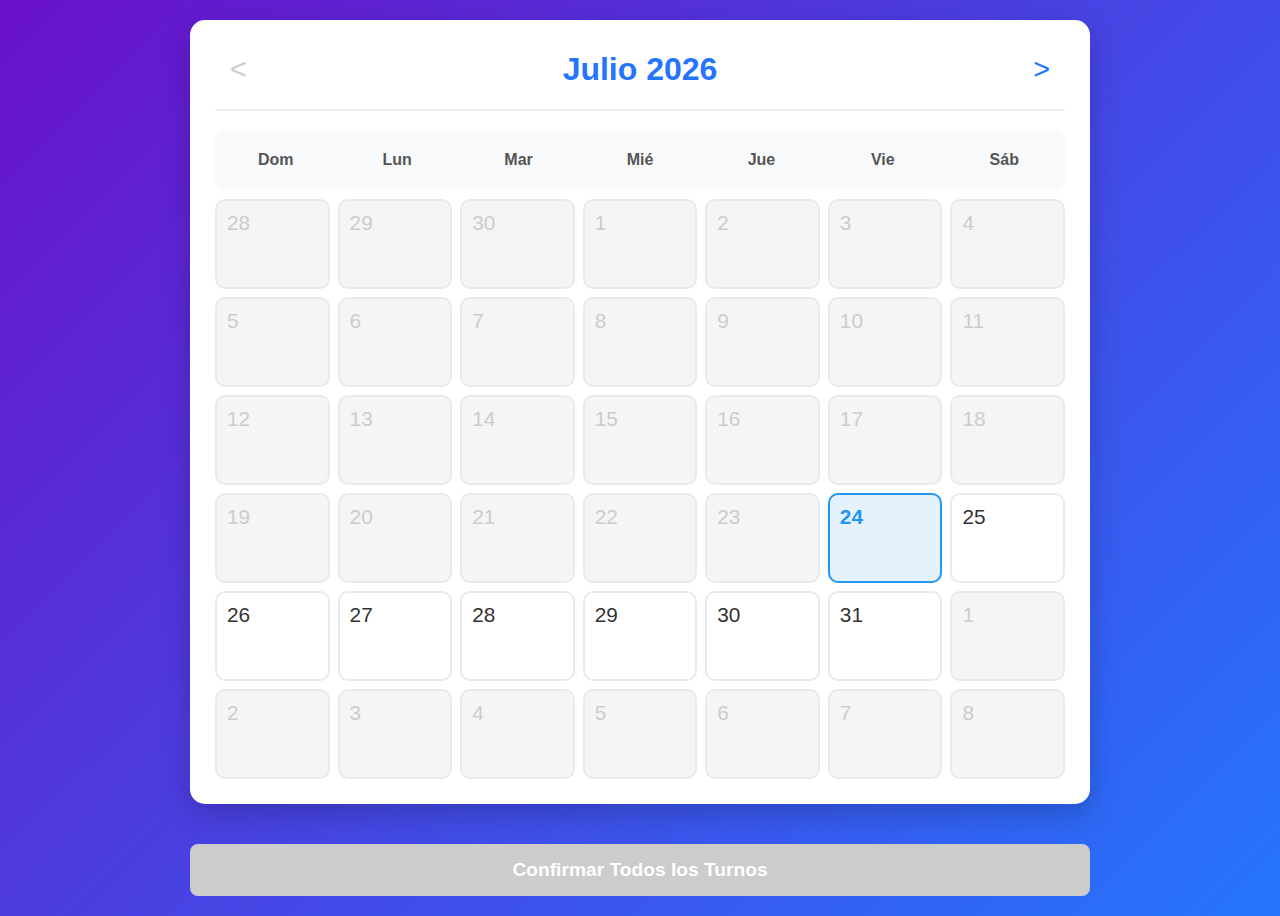
<file: index.html>
<!DOCTYPE html>
<html lang="es">
<head>
    <meta charset="UTF-8">
    <meta name="viewport" content="width=device-width, initial-scale=1.0">
    <title>Calendario de Turnos</title>
    <style>
        * {
            box-sizing: border-box;
            margin: 0;
            padding: 0;
            font-family: 'Segoe UI', Tahoma, Geneva, Verdana, sans-serif;
        }
        
        body {
            display: flex;
            flex-direction: column;
            align-items: center;
            justify-content: center;
            min-height: 100vh;
            background: linear-gradient(135deg, #6a11cb 0%, #2575fc 100%);
            padding: 20px;
            color: #333;
        }
        
        .container {
            width: 100%;
            max-width: 900px;
            background-color: white;
            border-radius: 15px;
            box-shadow: 0 10px 30px rgba(0, 0, 0, 0.2);
            padding: 25px;
            margin-bottom: 20px;
            position: relative;
        }
        
        .header {
            display: flex;
            justify-content: space-between;
            align-items: center;
            margin-bottom: 20px;
            padding-bottom: 15px;
            border-bottom: 2px solid #f0f0f0;
        }
        
        .month-nav {
            background: none;
            border: none;
            font-size: 1.8rem;
            cursor: pointer;
            color: #2575fc;
            padding: 8px 15px;
            border-radius: 8px;
            transition: all 0.3s;
        }
        
        .month-nav:hover:not(:disabled) {
            background-color: #f0f5ff;
            transform: scale(1.1);
        }
        
        .month-nav:disabled {
            color: #ccc;
            cursor: not-allowed;
        }
        
        .month-title {
            font-size: 2rem;
            font-weight: 600;
            color: #2575fc;
            text-align: center;
        }
        
        .weekdays {
            display: grid;
            grid-template-columns: repeat(7, 1fr);
            text-align: center;
            font-weight: bold;
            margin-bottom: 10px;
            color: #555;
            background-color: #f8f9fa;
            border-radius: 8px;
            padding: 10px 0;
        }
        
        .weekday {
            padding: 10px;
        }
        
        .calendar {
            display: grid;
            grid-template-columns: repeat(7, 1fr);
            gap: 8px;
        }
        
        .date-cell {
            height: 90px;
            padding: 10px;
            border: 2px solid #eaeaea;
            border-radius: 10px;
            background-color: #fff;
            cursor: pointer;
            transition: all 0.2s;
            display: flex;
            flex-direction: column;
            overflow: hidden;
            position: relative;
        }
        
        .date-cell:hover:not(.disabled):not(.selected) {
            background-color: #f0f7ff;
            border-color: #2575fc;
            transform: translateY(-3px);
            box-shadow: 0 5px 15px rgba(37, 117, 252, 0.2);
        }
        
        .date-number {
            font-size: 1.3rem;
            font-weight: 500;
            margin-bottom: 5px;
        }
        
        .other-month {
            color: #ccc;
            background-color: #f8f8f8;
        }
        
        .today {
            background-color: #e3f2fd;
            border: 2px solid #2196f3;
        }
        
        .today .date-number {
            color: #2196f3;
            font-weight: bold;
        }
        
        .disabled {
            background-color: #f5f5f5;
            color: #ccc;
            cursor: not-allowed;
        }
        
        .disabled .date-number {
            color: #ccc;
        }
        
        .selected {
            background-color: #2575fc;
            color: white;
            border-color: #1c5dc1;
            z-index: 10;
        }
        
        .selected .date-number {
            color: white;
        }
        
        .turnos-flotante {
            display: none;
            position: absolute;
            background: white;
            border-radius: 10px;
            box-shadow: 0 5px 25px rgba(0, 0, 0, 0.2);
            padding: 15px;
            width: 250px;
            z-index: 100;
            border: 2px solid #2575fc;
        }
        
        .turnos-header {
            display: flex;
            justify-content: space-between;
            align-items: center;
            margin-bottom: 15px;
            padding-bottom: 10px;
            border-bottom: 1px solid #eee;
        }
        
        .turnos-title {
            font-size: 1.1rem;
            font-weight: 600;
            color: #2575fc;
        }
        
        .close-turnos {
            background: none;
            border: none;
            font-size: 1.2rem;
            cursor: pointer;
            color: #999;
        }
        
        .turnos-list {
            max-height: 200px;
            overflow-y: auto;
            margin-bottom: 15px;
        }
        
        .turno-item {
            display: flex;
            align-items: center;
            padding: 8px 5px;
            border-bottom: 1px solid #f5f5f5;
        }
        
        .turno-item:last-child {
            border-bottom: none;
        }
        
        .turno-item input {
            margin-right: 10px;
            cursor: pointer;
        }
        
        .turno-item label {
            cursor: pointer;
            font-size: 0.95rem;
        }
        
        .submit-turnos {
            width: 100%;
            padding: 10px;
            background: linear-gradient(135deg, #6a11cb 0%, #2575fc 100%);
            color: white;
            border: none;
            border-radius: 5px;
            font-weight: 600;
            cursor: pointer;
            transition: all 0.3s;
        }
        
        .submit-turnos:hover:not(:disabled) {
            transform: translateY(-2px);
            box-shadow: 0 3px 10px rgba(37, 117, 252, 0.3);
        }
        
        .submit-turnos:disabled {
            background: #ccc;
            cursor: not-allowed;
        }
        
        .submit-global {
            display: block;
            width: 100%;
            max-width: 900px;
            padding: 15px;
            background: linear-gradient(135deg, #4CAF50 0%, #2E7D32 100%);
            color: white;
            border: none;
            border-radius: 8px;
            font-size: 1.2rem;
            font-weight: 600;
            cursor: pointer;
            margin-top: 20px;
            transition: all 0.3s;
        }
        
        .submit-global:hover:not(:disabled) {
            transform: translateY(-2px);
            box-shadow: 0 5px 15px rgba(46, 125, 50, 0.4);
        }
        
        .submit-global:disabled {
            background: #ccc;
            cursor: not-allowed;
        }
        
        @media (max-width: 768px) {
            .date-cell {
                height: 70px;
                padding: 8px;
            }
            
            .date-number {
                font-size: 1.1rem;
            }
            
            .month-title {
                font-size: 1.6rem;
            }
            
            .turnos-flotante {
                width: 220px;
                left: 50% !important;
                transform: translateX(-50%);
                top: 120px !important;
            }
        }
    </style>
</head>
<body>
    <div class="container">
        <div class="header">
            <button class="month-nav" id="prev-month" disabled>&lt;</button>
            <h1 class="month-title" id="current-month">Mes y Año</h1>
            <button class="month-nav" id="next-month">&gt;</button>
        </div>
        
        <div class="weekdays">
            <div class="weekday">Dom</div>
            <div class="weekday">Lun</div>
            <div class="weekday">Mar</div>
            <div class="weekday">Mié</div>
            <div class="weekday">Jue</div>
            <div class="weekday">Vie</div>
            <div class="weekday">Sáb</div>
        </div>
        
        <div class="calendar" id="calendar-grid">
            <!-- El calendario se generará con JavaScript -->
        </div>
        
        <div class="turnos-flotante" id="turnos-box">
            <div class="turnos-header">
                <div class="turnos-title" id="turnos-date">Fecha</div>
                <button class="close-turnos" id="close-turnos">&times;</button>
            </div>
            <div class="turnos-list" id="turnos-list">
                <!-- Los turnos se generarán dinámicamente -->
            </div>
            <button class="submit-turnos" id="submit-turnos">Guardar</button>
        </div>
    </div>
    
    <button class="submit-global" id="submit-global" disabled>Confirmar Todos los Turnos</button>

    <script>
        document.addEventListener('DOMContentLoaded', function() {
            // Variables globales
            let currentDate = new Date();
            let currentMonth = currentDate.getMonth();
            let currentYear = currentDate.getFullYear();
            let selectedDate = null;
            let allSelectedSlots = {}; // Almacenará todos los turnos seleccionados por fecha
            
            // Elementos del DOM
            const calendarGrid = document.getElementById('calendar-grid');
            const monthTitle = document.getElementById('current-month');
            const prevMonthBtn = document.getElementById('prev-month');
            const nextMonthBtn = document.getElementById('next-month');
            const turnosBox = document.getElementById('turnos-box');
            const turnosDate = document.getElementById('turnos-date');
            const turnosList = document.getElementById('turnos-list');
            const submitTurnosBtn = document.getElementById('submit-turnos');
            const closeTurnosBtn = document.getElementById('close-turnos');
            const submitGlobalBtn = document.getElementById('submit-global');
            
            // Nombres de los meses
            const monthNames = [
                "Enero", "Febrero", "Marzo", "Abril", "Mayo", "Junio",
                "Julio", "Agosto", "Septiembre", "Octubre", "Noviembre", "Diciembre"
            ];
            
            // Días de la semana
            const dayNames = ["Domingo", "Lunes", "Martes", "Miércoles", "Jueves", "Viernes", "Sábado"];
            
            // Horarios disponibles
            const timeSlots = [
                "08:00 - 09:00", "09:00 - 10:00", "10:00 - 11:00", 
                "11:00 - 12:00", "12:00 - 13:00", "13:00 - 14:00",
                "15:00 - 16:00", "16:00 - 17:00", "17:00 - 18:00"
            ];
            
            // Inicializar el calendario
            function initCalendar() {
                updateMonthTitle();
                generateCalendar();
                loadSelectionsFromStorage();
                setupEventListeners();
                updateGlobalSubmitButton();
            }
            
            // Actualizar el título del mes y año
            function updateMonthTitle() {
                monthTitle.textContent = `${monthNames[currentMonth]} ${currentYear}`;
            }
            
            // Generar el calendario
            function generateCalendar() {
                // Limpiar el calendario existente
                calendarGrid.innerHTML = '';
                
                // Obtener el primer día del mes y el número de días
                const firstDay = new Date(currentYear, currentMonth, 1);
                const lastDay = new Date(currentYear, currentMonth + 1, 0);
                const daysInMonth = lastDay.getDate();
                
                // Día de la semana del primer día (0 = Domingo, 1 = Lunes, etc.)
                let firstDayIndex = firstDay.getDay();
                
                // Días del mes anterior para completar la primera semana
                const prevMonthLastDay = new Date(currentYear, currentMonth, 0).getDate();
                
                // Generar días del mes anterior (deshabilitados)
                for (let i = firstDayIndex; i > 0; i--) {
                    const day = prevMonthLastDay - i + 1;
                    const date = new Date(currentYear, currentMonth - 1, day);
                    const dateId = formatDateId(date);
                    
                    const dateCell = createDateCell(day, dateId, true, true);
                    calendarGrid.appendChild(dateCell);
                }
                
                // Generar días del mes actual
                const today = new Date();
                for (let i = 1; i <= daysInMonth; i++) {
                    const date = new Date(currentYear, currentMonth, i);
                    const dateId = formatDateId(date);
                    
                    const isToday = 
                        i === today.getDate() && 
                        currentMonth === today.getMonth() && 
                        currentYear === today.getFullYear();
                    
                    // Deshabilitar días pasados
                    const isDisabled = date < today && !isToday;
                    
                    const dateCell = createDateCell(i, dateId, false, isDisabled, isToday);
                    
                    // Añadir indicador si hay turnos seleccionados para esta fecha
                    if (allSelectedSlots[dateId] && allSelectedSlots[dateId].length > 0) {
                        addSelectionIndicator(dateCell, allSelectedSlots[dateId].length);
                    }
                    
                    calendarGrid.appendChild(dateCell);
                }
                
                // Calcular días restantes para completar la última semana
                const totalCells = 42; // 6 semanas * 7 días
                const remainingCells = totalCells - (firstDayIndex + daysInMonth);
                
                // Generar días del próximo mes (deshabilitados inicialmente)
                for (let i = 1; i <= remainingCells; i++) {
                    const date = new Date(currentYear, currentMonth + 1, i);
                    const dateId = formatDateId(date);
                    
                    const dateCell = createDateCell(i, dateId, true, true);
                    calendarGrid.appendChild(dateCell);
                }
                
                // Actualizar estado del botón de mes anterior
                updatePrevButtonState();
            }
            
            // Crear una celda de fecha
            function createDateCell(day, dateId, isOtherMonth, isDisabled = false, isToday = false) {
                const dateCell = document.createElement('div');
                dateCell.className = 'date-cell';
                if (isOtherMonth) dateCell.classList.add('other-month');
                if (isToday) dateCell.classList.add('today');
                if (isDisabled) dateCell.classList.add('disabled');
                dateCell.id = `cell-${dateId}`;
                dateCell.setAttribute('data-date', dateId);
                
                const dateNumber = document.createElement('div');
                dateNumber.className = 'date-number';
                dateNumber.textContent = day;
                
                dateCell.appendChild(dateNumber);
                
                // Solo agregar evento si no está deshabilitado
                if (!isDisabled) {
                    dateCell.addEventListener('click', function() {
                        selectDate(dateId, this);
                    });
                }
                
                return dateCell;
            }
            
            // Añadir indicador de selección a una celda
            function addSelectionIndicator(dateCell, count) {
                // Eliminar indicador existente si hay
                const existingIndicator = dateCell.querySelector('.selection-indicator');
                if (existingIndicator) {
                    dateCell.removeChild(existingIndicator);
                }
                
                const indicator = document.createElement('div');
                indicator.className = 'selection-indicator';
                indicator.style.cssText = `
                    position: absolute;
                    bottom: 5px;
                    right: 5px;
                    width: 20px;
                    height: 20px;
                    background-color: #4CAF50;
                    color: white;
                    border-radius: 50%;
                    display: flex;
                    align-items: center;
                    justify-content: center;
                    font-size: 0.8rem;
                    font-weight: bold;
                `;
                indicator.textContent = count;
                
                dateCell.appendChild(indicator);
            }
            
            // Formatear ID de fecha como YYYY-MM-DD
            function formatDateId(date) {
                const year = date.getFullYear();
                const month = (date.getMonth() + 1).toString().padStart(2, '0');
                const day = date.getDate().toString().padStart(2, '0');
                return `${year}-${month}-${day}`;
            }
            
            // Seleccionar una fecha
            function selectDate(dateId, cellElement) {
                // Quitar selección anterior
                if (selectedDate) {
                    const prevSelected = document.getElementById(`cell-${selectedDate}`);
                    if (prevSelected) {
                        prevSelected.classList.remove('selected');
                    }
                }
                
                // Marcar nueva selección
                selectedDate = dateId;
                cellElement.classList.add('selected');
                
                // Mostrar el cuadro de turnos junto a la celda
                showTurnosBox(dateId, cellElement);
            }
            
            // Mostrar el cuadro de turnos
            function showTurnosBox(dateId, cellElement) {
                // Parsear la fecha seleccionada
                const [year, month, day] = dateId.split('-');
                const dateObj = new Date(year, month - 1, day);
                const dayName = dayNames[dateObj.getDay()];
                
                // Actualizar texto de fecha seleccionada
                turnosDate.textContent = `${dayName} ${day}/${month}`;
                
                // Generar checkboxes para los turnos
                turnosList.innerHTML = '';
                
                // Obtener turnos ya seleccionados para esta fecha
                const selectedForDate = allSelectedSlots[dateId] || [];
                
                timeSlots.forEach((slot, index) => {
                    const slotId = `slot-${dateId}-${index}`;
                    const isChecked = selectedForDate.includes(slot);
                    
                    const turnoItem = document.createElement('div');
                    turnoItem.className = 'turno-item';
                    
                    const checkbox = document.createElement('input');
                    checkbox.type = 'checkbox';
                    checkbox.id = slotId;
                    checkbox.value = slot;
                    checkbox.checked = isChecked;
                    checkbox.addEventListener('change', function() {
                        updateSelectedSlots(dateId, slot, this.checked);
                    });
                    
                    const label = document.createElement('label');
                    label.htmlFor = slotId;
                    label.textContent = slot;
                    
                    turnoItem.appendChild(checkbox);
                    turnoItem.appendChild(label);
                    turnosList.appendChild(turnoItem);
                });
                
                // Posicionar el cuadro de turnos
                const rect = cellElement.getBoundingClientRect();
                const containerRect = document.querySelector('.container').getBoundingClientRect();
                
                let left = rect.right + 10;
                let top = rect.top;
                
                // Ajustar si se sale por la derecha
                if (left + 250 > containerRect.right) {
                    left = rect.left - 260;
                }
                
                // Ajustar si se sale por abajo
                if (top + turnosBox.offsetHeight > containerRect.bottom) {
                    top = containerRect.bottom - turnosBox.offsetHeight - 10;
                }
                
                turnosBox.style.left = `${left - containerRect.left}px`;
                turnosBox.style.top = `${top - containerRect.top}px`;
                
                // Mostrar el cuadro
                turnosBox.style.display = 'block';
            }
            
            // Ocultar el cuadro de turnos
            function hideTurnosBox() {
                turnosBox.style.display = 'none';
                
                // Quitar selección de la fecha
                if (selectedDate) {
                    const selectedCell = document.getElementById(`cell-${selectedDate}`);
                    if (selectedCell) {
                        selectedCell.classList.remove('selected');
                    }
                    selectedDate = null;
                }
            }
            
            // Actualizar los turnos seleccionados para una fecha
            function updateSelectedSlots(dateId, slot, isSelected) {
                if (!allSelectedSlots[dateId]) {
                    allSelectedSlots[dateId] = [];
                }
                
                if (isSelected) {
                    // Añadir si no está ya
                    if (!allSelectedSlots[dateId].includes(slot)) {
                        allSelectedSlots[dateId].push(slot);
                    }
                } else {
                    // Quitar si está
                    allSelectedSlots[dateId] = allSelectedSlots[dateId].filter(s => s !== slot);
                }
                
                // Actualizar indicador en la celda
                const cell = document.getElementById(`cell-${dateId}`);
                if (cell) {
                    if (allSelectedSlots[dateId].length > 0) {
                        addSelectionIndicator(cell, allSelectedSlots[dateId].length);
                    } else {
                        const indicator = cell.querySelector('.selection-indicator');
                        if (indicator) {
                            cell.removeChild(indicator);
                        }
                    }
                }
                
                // Guardar en almacenamiento
                saveSelectionsToStorage();
                
                // Actualizar botón de envío global
                updateGlobalSubmitButton();
            }
            
            // Actualizar estado del botón de envío global
            function updateGlobalSubmitButton() {
                const hasSelections = Object.keys(allSelectedSlots).some(date => allSelectedSlots[date].length > 0);
                submitGlobalBtn.disabled = !hasSelections;
            }
            
            // Actualizar estado del botón de mes anterior
            function updatePrevButtonState() {
                const today = new Date();
                const current = new Date(currentYear, currentMonth, 1);
                
                // Deshabilitar si estamos en el mes actual o anterior
                prevMonthBtn.disabled = current.getMonth() <= today.getMonth() && 
                                      current.getFullYear() <= today.getFullYear();
            }
            
            // Guardar selecciones en localStorage
            function saveSelectionsToStorage() {
                localStorage.setItem('selectedTurnos', JSON.stringify(allSelectedSlots));
            }
            
            // Cargar selecciones desde localStorage
            function loadSelectionsFromStorage() {
                const storedSelections = localStorage.getItem('selectedTurnos');
                if (storedSelections) {
                    allSelectedSlots = JSON.parse(storedSelections);
                }
            }
            
            // Enviar todos los turnos seleccionados
            function submitAllTurnos() {
                // Crear formulario dinámico
                const form = document.createElement('form');
                form.method = 'POST';
                form.action = 'turnos.php';
                
                // Campos para cada fecha y sus turnos
                Object.keys(allSelectedSlots).forEach(date => {
                    if (allSelectedSlots[date].length > 0) {
                        // Campo para la fecha
                        const dateInput = document.createElement('input');
                        dateInput.type = 'hidden';
                        dateInput.name = `fechas[]`;
                        dateInput.value = date;
                        form.appendChild(dateInput);
                        
                        // Campos para los turnos de esta fecha
                        allSelectedSlots[date].forEach((slot, index) => {
                            const slotInput = document.createElement('input');
                            slotInput.type = 'hidden';
                            slotInput.name = `turnos[${date}][${index}]`;
                            slotInput.value = slot;
                            form.appendChild(slotInput);
                        });
                    }
                });
                
                // Enviar formulario
                document.body.appendChild(form);
                form.submit();
            }
            
            // Configurar event listeners
            function setupEventListeners() {
                prevMonthBtn.addEventListener('click', function() {
                    if (this.disabled) return;
                    
                    currentMonth--;
                    if (currentMonth < 0) {
                        currentMonth = 11;
                        currentYear--;
                    }
                    updateMonthTitle();
                    generateCalendar();
                    hideTurnosBox();
                });
                
                nextMonthBtn.addEventListener('click', function() {
                    currentMonth++;
                    if (currentMonth > 11) {
                        currentMonth = 0;
                        currentYear++;
                    }
                    updateMonthTitle();
                    generateCalendar();
                    hideTurnosBox();
                });
                
                closeTurnosBtn.addEventListener('click', hideTurnosBox);
                
                submitGlobalBtn.addEventListener('click', submitAllTurnos);
                
                // Cerrar el cuadro de turnos al hacer clic fuera
                document.addEventListener('click', function(e) {
                    if (turnosBox.style.display === 'block' && 
                        !turnosBox.contains(e.target) && 
                        !e.target.closest('.date-cell:not(.disabled)')) {
                        hideTurnosBox();
                    }
                });
            }
            
            // Inicializar el calendario
            initCalendar();
        });
    </script>
</body>
</html>
</file>
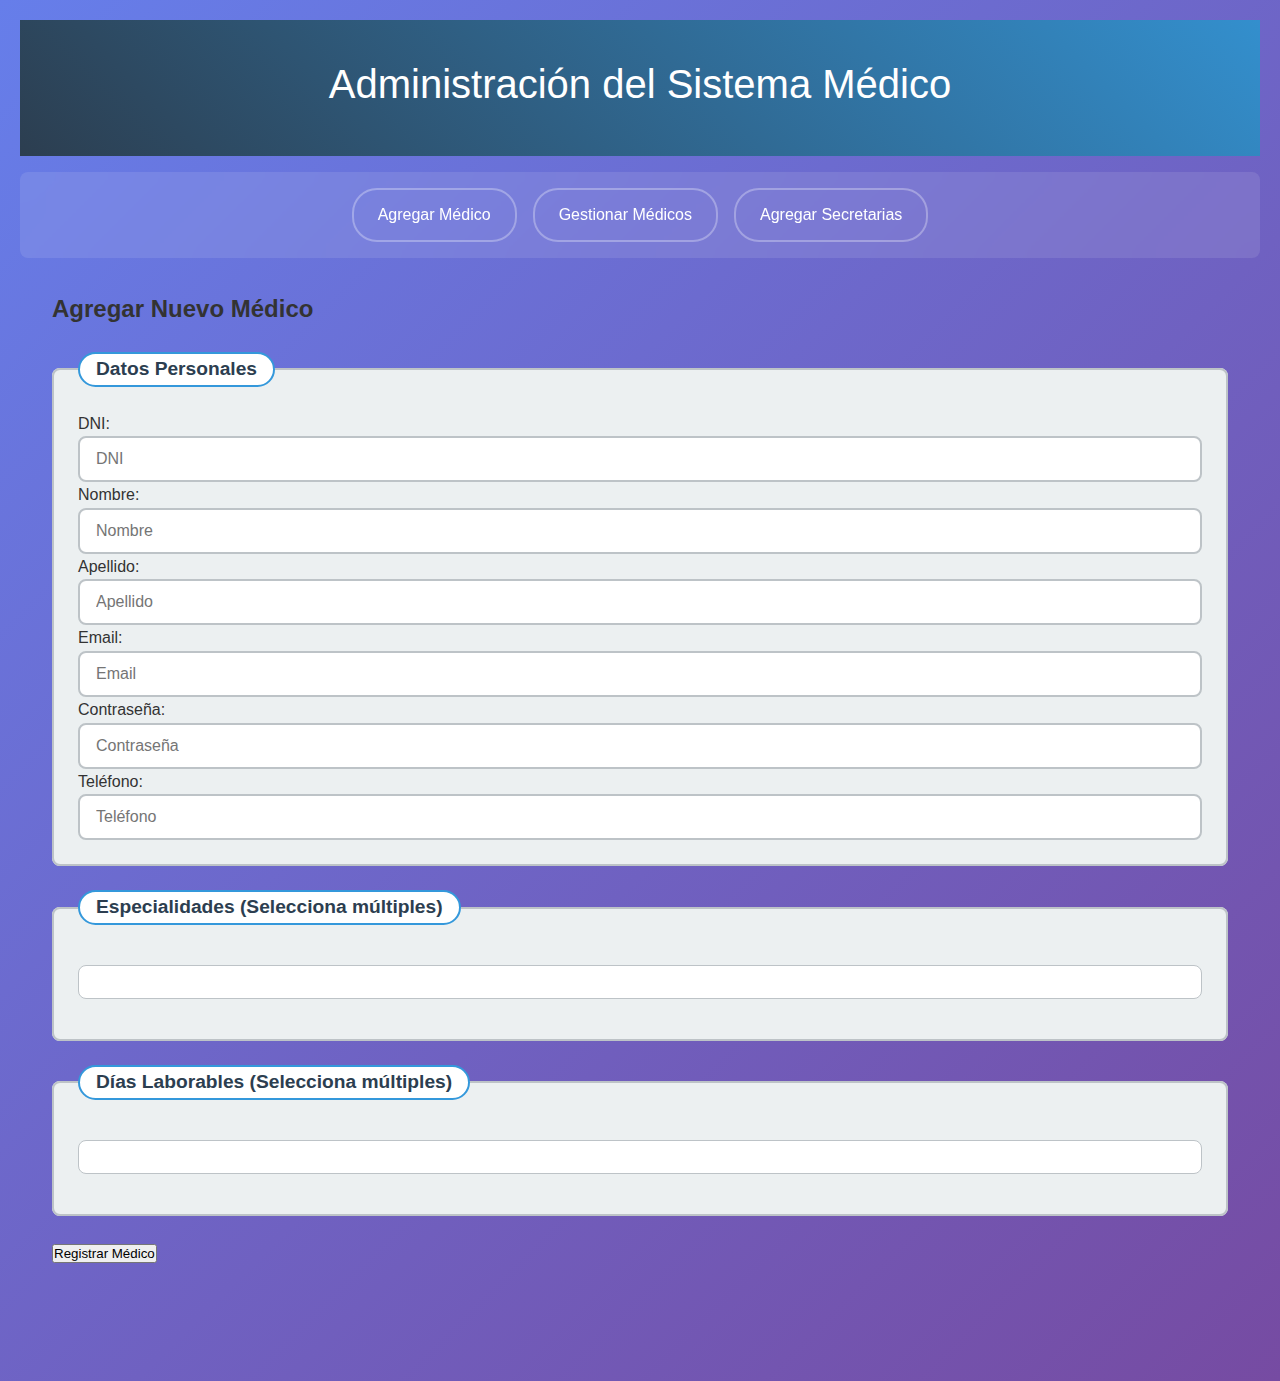
<file: vistas/administracion.html>
<!DOCTYPE html>
<html lang="es">
<head>
    <meta charset="UTF-8">
    <meta name="viewport" content="width=device-width, initial-scale=1.0">
    <title>Administración del Sistema Médico</title>
    <link rel="stylesheet" href="estilos/registro_medico.css">
    <script src="https://code.jquery.com/jquery-3.6.0.min.js"></script>
</head>
<body>
    <header>
        <h1>Administración del Sistema Médico</h1>
    </header>

    <nav class="menu-admin">
        <ul>
            <li><a href="#" onclick="mostrarSeccion('agregar-medico')">Agregar Médico</a></li>
            <li><a href="#" onclick="mostrarSeccion('gestionar-medicos')">Gestionar Médicos</a></li>
            <li><a href="#" onclick="mostrarSeccion('agregar-secretaria')">Agregar Secretarias</a></li>
        </ul>
    </nav>

    <main>
       <!-- Sección para Agregar/Editar Médico (reutilizable) -->
<div id="seccion-agregar-medico" class="seccion">
    <div id="form-container">
        <h2 id="form-titulo">Agregar Nuevo Médico</h2>
        <button type="button" id="volver-lista" onclick="mostrarSeccion('gestionar-medicos')" style="display: none;">Volver a Lista</button>
        <form id="form-registro-medico">
            <input type="hidden" id="id_medico" name="id_medico" value=""> <!-- Para modo edit -->
            <fieldset>
                <legend>Datos Personales</legend>
                <label for="dni">DNI:</label>
                <input type="text" id="dni" name="dni" placeholder="DNI" required maxlength="8">
                <br>
                <label for="nombre">Nombre:</label>
                <input type="text" id="nombre" name="nombre" placeholder="Nombre" required maxlength="50">
                <br>
                <label for="apellido">Apellido:</label>
                <input type="text" id="apellido" name="apellido" placeholder="Apellido" required maxlength="50">
                <br>
                <label for="email">Email:</label>
                <input type="email" id="email" name="email" placeholder="Email" required>
                <br>
                <label for="contrasena">Contraseña:</label>
                <input type="password" id="contrasena" name="contrasena" placeholder="Contraseña" required minlength="8">
                <br>
                <label for="telefono">Teléfono:</label>
                <input type="tel" id="telefono" name="telefono" placeholder="Teléfono" required maxlength="10">
                <br>
            </fieldset>

            <fieldset>
                <legend>Especialidades (Selecciona múltiples)</legend>
                <div id="lista-especialidades" class="checkbox-group">
                    <!-- Cargado dinámicamente -->
                </div>
            </fieldset>

            <fieldset>
                <legend>Días Laborables (Selecciona múltiples)</legend>
                <div id="lista-dias" class="checkbox-group">
                    <!-- Cargado dinámicamente -->
                </div>
            </fieldset>

            <button type="submit" id="btn-submit">Registrar Médico</button>
        </form>
        <div id="mensaje-respuesta"></div>
    </div>
</div>

<div id="seccion-gestionar-medicos" class="seccion" style="display: none;">
    <h2>Gestionar Médicos</h2>
    <button onclick="mostrarSeccion('agregar-medico'); resetForm();" style="margin-bottom: 10px;">Agregar Nuevo Médico</button>
    <div id="mensaje-tabla"></div>
    <div id="tabla-container">
        <table id="tabla-medicos">
            <thead>
                <tr>
                    <th>ID</th>
                    <th>Nombre</th>
                    <th>Apellido</th>
                    <th>Email</th>
                    <th>Teléfono</th>
                    <th>Especialidades</th>
                    <th>Días</th>
                    <th>Acciones</th>
                </tr>
            </thead>
            <tbody>
                <!-- Cargado dinámicamente via JS -->
            </tbody>
        </table>
    </div>
</div>

    <!-- Sección para Agregar Secretaria -->
<div id="seccion-agregar-secretaria" class="seccion" style="display: none;">
    <div id="form-container">
        <h2 id="form-titulo-secretaria">Agregar Nueva Secretaria</h2>
        <button type="button" id="volver-lista-secretaria" onclick="mostrarSeccion('gestionar-medicos')" style="display: none;">Volver a Lista</button>
        <form id="form-registro-secretaria">
            <input type="hidden" id="id_secretaria" name="id_secretaria" value=""> <!-- Para modo edit -->
            <fieldset>
                <legend>Datos Personales</legend>
                <label for="dni_secretaria">DNI:</label>
                <input type="text" id="dni_secretaria" name="dni" placeholder="DNI" required maxlength="8">
                <br>
                <label for="nombre_secretaria">Nombre:</label>
                <input type="text" id="nombre_secretaria" name="nombre" placeholder="Nombre" required maxlength="50">
                <br>
                <label for="apellido_secretaria">Apellido:</label>
                <input type="text" id="apellido_secretaria" name="apellido" placeholder="Apellido" required maxlength="50">
                <br>
                <label for="email_secretaria">Email:</label>
                <input type="email" id="email_secretaria" name="email" placeholder="Email" required>
                <br>
                <label for="contrasena_secretaria">Contraseña:</label>
                <input type="password" id="contrasena_secretaria" name="contrasena" placeholder="Contraseña" required minlength="8">
                <br>
                <label for="telefono_secretaria">Teléfono:</label>
                <input type="tel" id="telefono_secretaria" name="telefono" placeholder="Teléfono" required maxlength="10">
                <br>
            </fieldset>

            <button type="submit" id="btn-submit-secretaria">Registrar Secretaria</button>
        </form>
        <div id="mensaje-respuesta-secretaria"></div>
    </div>
</div>

    <script src="control_vistas/registro_medico.js"></script>
    <script src="control_vistas/gestionar_medicos.js"></script>
    <script src="control_vistas/registro_secretaria.js"></script>

    <script>
    // Función modular para mostrar secciones (MODIFICADA: No recarga checkboxes en edit)
    function mostrarSeccion(seccionId) {
        const secciones = document.querySelectorAll('.seccion');
        secciones.forEach(secc => secc.style.display = 'none');
        document.getElementById('seccion-' + seccionId).style.display = 'block';
        if (seccionId === 'agregar-secretaria'){
        } else if (seccionId === 'gestionar-medicos') {
            cargarTablaMedicos(); // Cargar tabla al mostrar
        } else if (seccionId === 'agregar-medico') {
            // Verifica si es modo edit
            const esModoEdit = $('#id_medico').val() !== '';
            if (!esModoEdit) {
                console.log('mostrarSeccion: Modo CREATE → Ejecutando resetForm() y cargando checkboxes');
                resetForm(); // Solo reset en modo agregar nuevo
                // Solo en create: Carga checkboxes (primera vez)
                if (!window.checkboxesCargados) { // Usa la flag global
                    cargarEspecialidades();
                    cargarDias();
                }
            } else {
                console.log('mostrarSeccion: Modo EDIT → Saltando reset y recarga de checkboxes (preservando marcas)');
                // En edit: No hace nada con checkboxes (lo maneja editarMedico post-llamada)
            }
        }
    }
    // Inicializa mostrando agregar-medico (modo create)
    mostrarSeccion('agregar-medico');
</script>
</body>
</html>
</file>
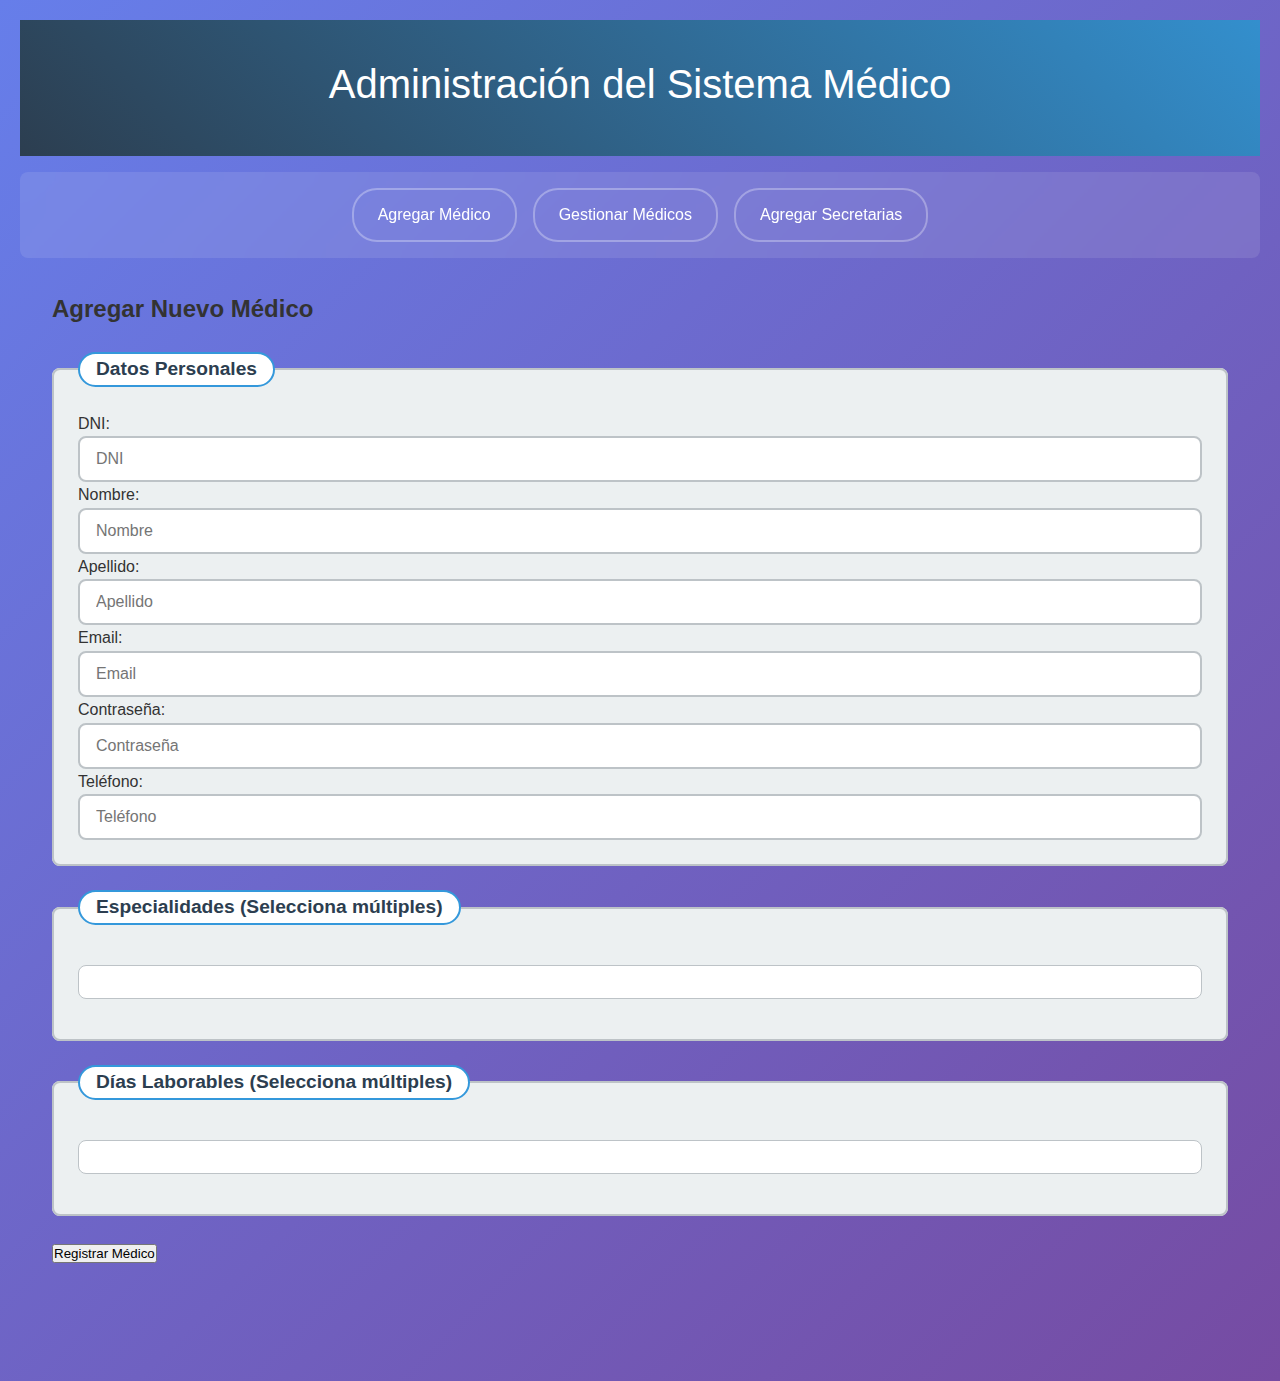
<file: vistas/agendar_turnos.html>
<!DOCTYPE html>
<html lang="es">
<head>
    <meta charset="UTF-8">
    <meta name="viewport" content="width=device-width, initial-scale=1.0">
    <title>Agendar Turnos - Sistema Médico</title>
    <link rel="stylesheet" href="estilos/registro_medico.css">
    <style>
        .contenedor-agendar {
            max-width: 800px;
            margin: 20px auto;
            padding: 20px;
            border: 1px solid #ddd;
            border-radius: 8px;
        }
        .info-medico {
            background: #f9f9f9;
            padding: 15px;
            margin-bottom: 20px;
            border-radius: 4px;
            border-left: 4px solid #3498db;
        }
        .checkbox-horas {
            display: grid;
            grid-template-columns: repeat(4, 1fr);
            gap: 8px;
            margin: 20px 0;
            max-height: 300px;
            overflow-y: auto;
            padding: 10px;
            border: 1px solid #eee;
            border-radius: 4px;
        }
        .checkbox-horas label {
            display: flex;
            align-items: center;
            font-size: 13px;
            padding: 5px;
        }
        .checkbox-horas label:hover {
            background: #f0f0f0;
        }
        .btn-crear {
            background: #28a745;
            color: white;
            padding: 12px 24px;
            border: none;
            border-radius: 4px;
            cursor: pointer;
            font-size: 16px;
            margin-right: 10px;
        }
        .btn-crear:disabled {
            background: #ccc;
            cursor: not-allowed;
        }
        .btn-cancelar {
            background: #6c757d;
            color: white;
            padding: 12px 24px;
            border: none;
            border-radius: 4px;
            cursor: pointer;
            font-size: 16px;
        }
        .error { color: #e74c3c; }
        .success { color: #27ae60; }
        .warning { 
            background: #fff3cd; 
            border: 1px solid #ffeaa7;
            color: #856404;
            padding: 10px;
            border-radius: 4px;
            margin: 10px 0;
        }
        #fecha { 
            margin-bottom: 10px;
            padding: 8px;
            font-size: 16px;
        }
        #mensaje-respuesta { 
            margin-top: 15px;
            padding: 10px;
            border-radius: 4px;
        }
        .info-destacada {
            background: #d4edda;
            border: 1px solid #c3e6cb;
            color: #155724;
            padding: 10px;
            border-radius: 4px;
            margin: 10px 0;
        }
    </style>
    <script src="https://code.jquery.com/jquery-3.6.0.min.js"></script>
</head>
<body>
    <header>
        <h1>Agendar Turnos para Médico</h1>
    </header>

    <div class="contenedor-agendar">
        <div class="info-medico">
            <h2 id="medico-info">Cargando...</h2>
        </div>

        <div class="info-destacada">
            <strong>⚠️ IMPORTANTE:</strong> Los turnos se crearán para <strong>TODO EL MES</strong> en los días laborables del médico, con intervalos de <strong>30 minutos</strong> entre las 8:00 y 21:00.
        </div>

        <label for="fecha"><strong>Seleccionar Fecha de Referencia (para determinar el mes):</strong></label>
        <input type="date" id="fecha" required>
        <div id="validacion-fecha" class="error" style="display: none;"></div>

        <div id="contenedor-horas" style="display: none;">
            <h3>Seleccionar Horarios (slots de 30 minutos: 08:00 - 21:00)</h3>
            <div class="checkbox-horas" id="lista-horas">
                <!-- Checkboxes generados dinámicamente -->
            </div>
            
            <div style="margin: 15px 0;">
                <label>
                    <input type="checkbox" id="seleccionar-todos"> 
                    <strong>Seleccionar todos los horarios</strong>
                </label>
            </div>
        </div>

        <div style="margin: 20px 0;">
            <button type="button" id="btn-crear-turnos" class="btn-crear" disabled>Crear Turnos para Todo el Mes</button>
            <button type="button" class="btn-cancelar" onclick="window.location.href='administracion.html'">Cancelar</button>
        </div>

        <div id="mensaje-respuesta"></div>
    </div>

<script>
    $(document).ready(function() {
        // Cargar info del médico de sessionStorage
        const idMedico = sessionStorage.getItem('medico_id');
        const nombreMedico = sessionStorage.getItem('medico_nombre');
        const especialidades = sessionStorage.getItem('medico_especialidades');
        const diasJson = sessionStorage.getItem('medico_dias');
        
        console.log('Datos de sessionStorage:', { idMedico, nombreMedico, especialidades, diasJson });
        
        if (!idMedico || !nombreMedico) {
            alert('Error: No se encontró el médico. Redirigiendo...');
            window.location.href = 'administracion.html';
            return;
        }
        
        // Parsear días
        let dias = [];
        if (diasJson) {
            try {
                dias = JSON.parse(diasJson);
                console.log('Días parseados exitosamente:', dias);
            } catch (e) {
                console.error('Error parseando días JSON:', e);
                alert('Error en datos de días. Usando sin validación de días.');
                dias = [];
            }
        } else {
            console.warn('No hay días en sessionStorage. Validación de días deshabilitada.');
            dias = [];
        }
        
        // Mostrar info del médico
        const diasNombres = dias.map(d => d.nombre).join(', ') || 'Ninguno';
        $('#medico-info').html(`
            <strong>Médico:</strong> ${nombreMedico}<br>
            <strong>Especialidades:</strong> ${especialidades}<br>
            <strong>Días laborables:</strong> ${diasNombres}
        `);
        
        // Configurar fecha mínima
        const hoy = new Date().toISOString().split('T')[0];
        $('#fecha').attr('min', hoy);
        
        // Generar horarios de 30 minutos (08:00 a 21:00)
        function generarHorarios() {
            const horarios = [];
            for (let hora = 8; hora <= 20; hora++) {
                for (let minuto = 0; minuto < 60; minuto += 30) {
                    const horaStr = hora.toString().padStart(2, '0');
                    const minutoStr = minuto.toString().padStart(2, '0');
                    horarios.push(`${horaStr}:${minutoStr}`);
                }
            }
            // Agregar 21:00
            horarios.push('21:00');
            return horarios;
        }
        
        const horarios = generarHorarios();
        const contenedorHoras = $('#lista-horas');
        
        horarios.forEach(function(hora) {
            contenedorHoras.append(`
                <label>
                    <input type="checkbox" name="horas[]" value="${hora}"> ${hora}
                </label>
            `);
        });
        
        // Selector/deselector de todos los horarios
        $('#seleccionar-todos').on('change', function() {
            $('input[name="horas[]"]').prop('checked', this.checked);
            actualizarBotonCrear();
        });
        
        // Actualizar estado del botón crear
        function actualizarBotonCrear() {
            const horasSeleccionadas = $('input[name="horas[]"]:checked').length;
            $('#btn-crear-turnos').prop('disabled', horasSeleccionadas === 0);
        }
        
        $('input[name="horas[]"]').on('change', actualizarBotonCrear);
        
        // Si no hay días, advertir y deshabilitar validación
        if (dias.length === 0) {
            $('#validacion-fecha').html('<p class="warning">Advertencia: No se cargaron días laborables. Se crearán turnos para todos los días del mes.</p>').show();
            $('#contenedor-horas').show();
        }
        
        // Evento: Al cambiar fecha, validar
        $('#fecha').on('change', function() {
            const fecha = $(this).val();
            const validacionDiv = $('#validacion-fecha');
            const contenedorHorasDiv = $('#contenedor-horas');
            const btnCrear = $('#btn-crear-turnos');
            
            if (!fecha) {
                contenedorHorasDiv.hide();
                btnCrear.prop('disabled', true);
                return;
            }
            
            // Validar fecha futura
            if (fecha < hoy) {
                validacionDiv.text('La fecha debe ser futura.').show();
                contenedorHorasDiv.hide();
                btnCrear.prop('disabled', true);
                return;
            }
            
            // Si no hay días, mostrar todo sin validación
            if (dias.length === 0) {
                validacionDiv.hide();
                contenedorHorasDiv.show();
                $('input[name="horas[]"]').prop('checked', false);
                $('#seleccionar-todos').prop('checked', false);
                console.log('Sin días: Mostrando horas sin validación.');
                return;
            }
            
            // Calcular día de la semana
            const fechaLocal = new Date(fecha + 'T00:00:00');
            let diaSemana = fechaLocal.getDay();
            if (diaSemana === 0) diaSemana = 7;
            
            const diaLaborable = dias.some(d => parseInt(d.id) === diaSemana);
            console.log('¿Es día laborable?', diaLaborable);
            
            if (!diaLaborable) {
                const diaSeleccionado = fechaLocal.toLocaleDateString('es-ES', {weekday: 'long'});
                const diasValidos = dias.map(d => d.nombre).join(', ');
                validacionDiv.html(`El médico no trabaja los ${diaSeleccionado}. Días válidos: ${diasValidos}.`).show();
                contenedorHorasDiv.hide();
                btnCrear.prop('disabled', true);
                return;
            }
            
            // Válido: Mostrar horas
            validacionDiv.hide();
            contenedorHorasDiv.show();
            $('input[name="horas[]"]').prop('checked', false);
            $('#seleccionar-todos').prop('checked', false);
            console.log('Fecha válida, mostrando horas.');
        });
        
        // Evento: Crear turnos para todo el mes
        $('#btn-crear-turnos').on('click', function() {
            const fecha = $('#fecha').val();
            const horasSeleccionadas = $('input[name="horas[]"]:checked').map(function() { 
                return $(this).val(); 
            }).get();
            const mensajeDiv = $('#mensaje-respuesta');
            
            if (horasSeleccionadas.length === 0) {
                alert('Selecciona al menos un horario.');
                return;
            }
            
            if (!confirm(`¿Crear turnos para TODO EL MES?\n\nMédico: ${nombreMedico}\nHorarios: ${horasSeleccionadas.join(', ')}\n\nEsto creará múltiples turnos automáticamente.`)) {
                return;
            }
            
            console.log('Creando turnos para mes completo - Fecha base:', fecha, 'Horas:', horasSeleccionadas, 'Médico ID:', idMedico);
            
            // Mostrar mensaje de procesamiento
            mensajeDiv.html('<p class="warning">Procesando... Esto puede tomar unos segundos.</p>');
            $('#btn-crear-turnos').prop('disabled', true);
            
            // Enviar AJAX
            $.ajax({
                url: '../controles/crear_turnos.php',
                type: 'POST',
                data: {
                    id_medico: idMedico,
                    fecha: fecha,
                    horas: horasSeleccionadas
                },
                dataType: 'json',
                success: function(respuesta) {
                    console.log('Respuesta de crear_turnos.php:', respuesta);
                    
                    if (respuesta.exito) {
                        mensajeDiv.html(`<p class="success">✅ ${respuesta.mensaje}</p>`);
                        alert(`¡Éxito! ${respuesta.mensaje}\n\nRedirigiendo a administración...`);
                        sessionStorage.clear();
                        setTimeout(() => {
                            window.location.href = 'administracion.html';
                        }, 2000);
                    } else {
                        mensajeDiv.html(`<p class="error">❌ ${respuesta.mensaje}</p>`);
                        $('#btn-crear-turnos').prop('disabled', false);
                    }
                },
                error: function(xhr, status, error) {
                    console.error('Error AJAX crear turnos:', error, 'Status:', status, 'Response:', xhr.responseText);
                    const errorMsg = xhr.responseJSON ? (xhr.responseJSON.mensaje || error) : error;
                    mensajeDiv.html(`<p class="error">❌ Error al crear turnos: ${errorMsg}</p>`);
                    $('#btn-crear-turnos').prop('disabled', false);
                }
            });
        });
    });
</script>
</body>
</html>
</file>
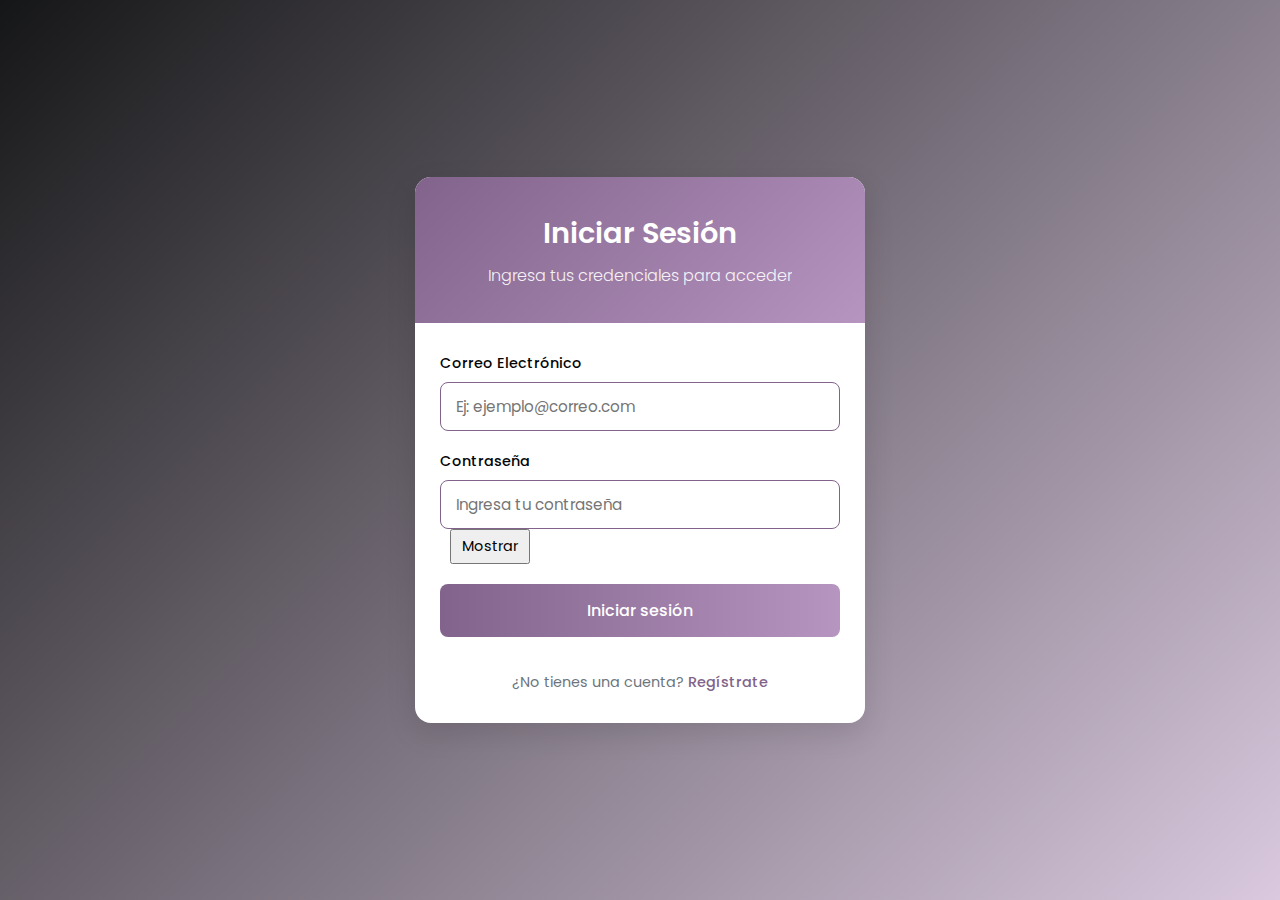
<file: vistas/login.html>
<!DOCTYPE html>
<html lang="es">
<head>
    <meta charset="UTF-8">
    <meta name="viewport" content="width=device-width, initial-scale=1.0">
    <title>Iniciar Sesión</title>
    <link rel="stylesheet" href="estilos/login.css">
    <link href="https://fonts.googleapis.com/css2?family=Poppins:wght@300;400;500;600&display=swap" rel="stylesheet">
    <script src="control_vistas/login.js" defer></script>
</head>
<body>
    <div class="register-wrapper">
        <div class="register-container">
            <div class="register-header">
                <h1 class="register-title">Iniciar Sesión</h1>
                <p class="register-subtitle">Ingresa tus credenciales para acceder</p>
            </div>
            <!-- ingreso de el correo electronico -->   
            <form class="login-form" id="login-form" method="POST" action="../controles/login.php">
                <div class="form-group">
                    <label for="login-email">Correo Electrónico</label>
                    <input type="email" id="login-email" name="login_email" placeholder="Ej: ejemplo@correo.com" required>
                </div>
             <!-- ingreso de la contraseña  -->
                <div class="form-group">
                    <label for="login-password">Contraseña</label>
                    <input type="password" id="login-password" name="login_password" placeholder="Ingresa tu contraseña" required>
                </div>
               
                <button type="submit" class="register-button">Iniciar sesión</button>
                  
                <div class="login-link">
                    ¿No tienes una cuenta? <a href="registro.html">Regístrate</a>
                </div>
            </form>
        </div>
    </div>
</body>
</html>
</file>
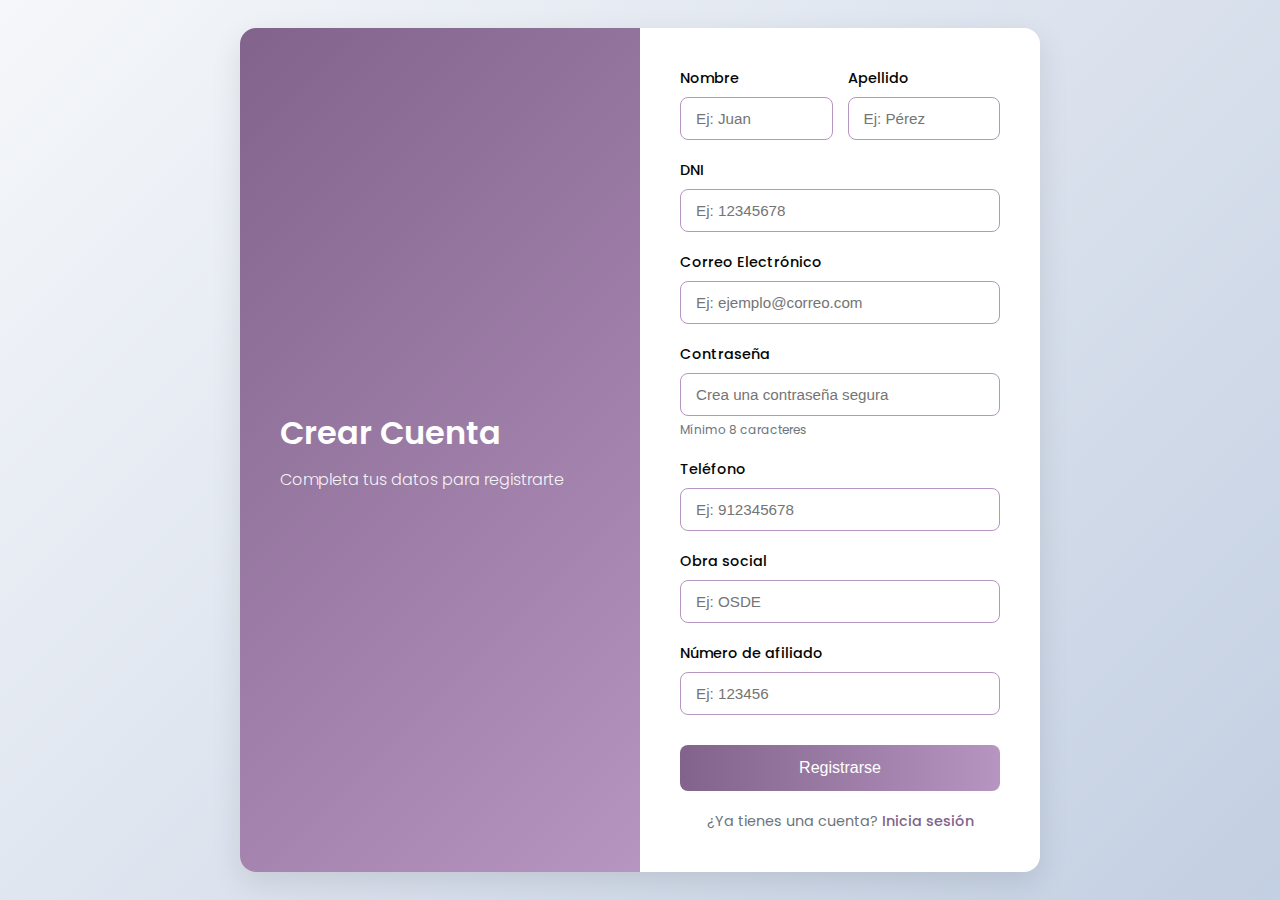
<file: vistas/registro.html>
<!DOCTYPE html>
<html lang="es">
<head>
    <meta charset="UTF-8">
    <meta name="viewport" content="width=device-width, initial-scale=1.0">
    <title>Registro</title>
    <link rel="stylesheet" href="estilos/registro.css">
    <link href="https://fonts.googleapis.com/css2?family=Poppins:wght@300;400;500;600&display=swap" rel="stylesheet">
    <script src="control_vistas/registro.js"></script>
</head>
<body>
    <div class="register-wrapper">
        <div class="register-container">
            <div class="register-header">
                <h1 class="register-title">Crear Cuenta</h1>
                <p class="register-subtitle">Completa tus datos para registrarte</p>
            </div>
            <!-- ingresar nombre del usuario -->            
            <form class="register-form" id="register-form" method="POST" action="../controles/registro.php">
                <div class="form-row">
                    <div class="form-group">
                        <label for="nombre">Nombre</label>
                        <input type="text" id="nombre" name="nombre" placeholder="Ej: Juan" required>
                    </div> <!-- ingreso de apellido del usuario -->
                        <div class="form-group">
                        <label for="apellido">Apellido</label>
                        <input type="text" id="apellido" name="apellido" placeholder="Ej: Pérez" required>
                    </div>
                </div>
                        <!-- ingreso del DNI del usuario maximo 8 caracteres -->
                <div class="form-group">
                    <label for="dni">DNI</label>
                    <input type="text" id="dni" name="dni" placeholder="Ej: 12345678" required>
                </div>
                      <!-- ingreso del correo electronico -->
                <div class="form-group">
                    <label for="email">Correo Electrónico</label>
                    <input type="email" id="email" name="email" placeholder="Ej: ejemplo@correo.com" required>
                </div>
                      <!-- ingreso de la contraseña minimo 8 caracters -->
                <div class="form-group">
                    <label for="contraseña">Contraseña</label>
                    <input type="password" id="contraseña" name="contraseña" placeholder="Crea una contraseña segura" required>
                    <div class="password-hint">Mínimo 8 caracteres</div>
                </div>
                 <!-- ingreso de el telefono del usuario -->
                <div class="form-group">
                    <label for="telefono">Teléfono</label>
                    <input type="tel" id="telefono" name="telefono" placeholder="Ej: 912345678">
                </div>
                <div class="form-group">
                    <label for="obra_social">Obra social</label>
                    <input type="text" id="obra_social" name="obra_social" placeholder="Ej: OSDE">
                </div>
                <div class="form-group">
                    <label for="num_afiliado">Número de afiliado</label>
                    <input type="text" id="num_afiliado" name="num_afiliado" placeholder="Ej: 123456">
                </div>
                    <!-- boton de registrarse -->
                <button type="submit" class="register-button">Registrarse</button>
                    <!-- volver a la paraguina de inicio de sesion una ves hecho la cuenta-->
                <div class="login-link">
                    ¿Ya tienes una cuenta? <a href="login.html">Inicia sesión</a>
                </div>
            </form>
        </div>
    </div>
</body>
</html>
</file>
<file: vistas/estilos/login.css>
/* ================================
   Paleta de colores (variables)
   ================================ */
:root {
    --primary-color: #81638b;     /* Morado principal */
    --secondary-color: #b695c0;   /* Morado claro / secundario */
    --accent-color: #dac9df;      /* Acento suave */
    --text-color: #050505;        /* Texto principal */
    --light-gray: #151617;        /* Fondo oscuro */
    --border-color: #81638b;      /* Bordes y detalles */
    --error-color: #ef233c;       /* Errores / alertas (dejé original por contraste) */
    --success-color: #4ad66d;     /* Éxitos / confirmaciones (dejé original) */
}

/* ================================
   Reset general
   ================================ */
* {
    margin: 0;
    padding: 0;
    box-sizing: border-box;
    font-family: 'Poppins', sans-serif;
}

/* ================================
   Estilo del body
   ================================ */
body {
    background: linear-gradient(135deg, var(--light-gray) 0%, var(--accent-color) 100%);
    color: var(--text-color);
    display: flex;
    justify-content: center;
    align-items: center;
    min-height: 100vh;
    padding: 20px;
}

/* ================================
   Contenedor principal
   ================================ */
.register-wrapper {
    width: 100%;
    max-width: 450px; /* Caja centrada y compacta */
}

.register-container {
    background: white;
    border-radius: 16px;
    box-shadow: 0 10px 30px rgba(0, 0, 0, 0.12);
    overflow: hidden;
    display: flex;
    flex-direction: column;
}

/* ================================
   Encabezado del login
   ================================ */
.register-header {
    background: linear-gradient(135deg, var(--primary-color), var(--secondary-color));
    color: white;
    padding: 35px 25px;
    text-align: center;
}

.register-title {
    font-size: 1.8rem;
    font-weight: 600;
    margin-bottom: 8px;
}

.register-subtitle {
    font-weight: 300;
    opacity: 0.9;
}

/* ================================
   Formulario de login
   ================================ */
.login-form {
    padding: 30px 25px;
    display: flex;
    flex-direction: column;
    gap: 20px; /* separación entre campos */
}

/* Etiquetas */
.form-group label {
    display: block;
    margin-bottom: 8px;
    font-size: 0.9rem;
    font-weight: 500;
    color: var(--text-color);
}

/* Campos de texto */
.form-group input {
    width: 100%;
    padding: 12px 15px;
    border: 1px solid var(--border-color);
    border-radius: 8px;
    font-size: 0.95rem;
    transition: all 0.3s ease;
}

.form-group input:focus {
    border-color: var(--primary-color);
    box-shadow: 0 0 0 3px rgba(129, 99, 139, 0.2);
    outline: none;
}

/* ================================
   Botón de inicio de sesión
   ================================ */
.register-button {
    background: linear-gradient(to right, var(--primary-color), var(--secondary-color));
    color: white;
    border: none;
    padding: 14px;
    border-radius: 8px;
    font-size: 1rem;
    font-weight: 500;
    cursor: pointer;
    transition: all 0.3s ease;
}

.register-button:hover {
    transform: translateY(-2px);
    box-shadow: 0 6px 18px rgba(129, 99, 139, 0.3);
}

/* ================================
   Enlace a registro
   ================================ */
.login-link {
    text-align: center;
    margin-top: 15px;
    font-size: 0.9rem;
    color: #6c757d;
}

.login-link a {
    color: var(--primary-color);
    text-decoration: none;
    font-weight: 500;
    transition: all 0.2s ease;
}

.login-link a:hover {
    text-decoration: underline;
}

/* ================================
   Responsive (pantallas pequeñas)
   ================================ */
@media (max-width: 500px) {
    .register-container {
        border-radius: 12px;
    }
    
    .register-header {
        padding: 25px 15px;
    }
    
    .login-form {
        padding: 20px 15px;
    }
}
</file>
<file: vistas/estilos/registro.css>
/* updated_registro_estilos.css */
:root {
    --primary-color: #81638b;
    --secondary-color: #b695c0;
    --accent-color: #dac9df;
    --text-color: #050505;
    --light-gray: #151617;
    --border-color: #b695c0;
    --error-color: #e74c3c;
    --success-color: #2ecc71;
}
* {
    margin: 0;
    padding: 0;
    box-sizing: border-box;
}

body {
    font-family: 'Poppins', sans-serif;
    background: linear-gradient(135deg, #f5f7fa 0%, #c3cfe2 100%);
    color: var(--text-color);
    min-height: 100vh;
    display: flex;
    justify-content: center;
    align-items: center;
    padding: 20px;
}

.register-wrapper {
    width: 100%;
    max-width: 800px;
}

.register-container {
    background: white;
    border-radius: 16px;
    box-shadow: 0 10px 30px rgba(0, 0, 0, 0.1);
    overflow: hidden;
    display: grid;
    grid-template-columns: 1fr 1fr;
}

.register-header {
    background: linear-gradient(135deg, var(--primary-color), var(--secondary-color));
    color: white;
    padding: 40px;
    display: flex;
    flex-direction: column;
    justify-content: center;
    align-items: flex-start;
}

.register-title {
    font-size: 2rem;
    font-weight: 600;
    margin-bottom: 10px;
}

.register-subtitle {
    font-weight: 300;
    opacity: 0.9;
}

.register-form, .login-form {
    padding: 40px;
    display: flex;
    flex-direction: column;
}

.form-row {
    display: flex;
    gap: 15px;
}

.form-group {
    margin-bottom: 20px;
    width: 100%;
}

.form-group label {
    display: block;
    margin-bottom: 8px;
    font-size: 0.9rem;
    font-weight: 500;
    color: var(--text-color);
}

.form-group input {
    width: 100%;
    padding: 12px 15px;
    border: 1px solid var(--border-color);
    border-radius: 8px;
    font-size: 0.95rem;
    transition: all 0.3s ease;
}

.form-group input:focus {
    border-color: var(--primary-color);
    box-shadow: 0 0 0 3px rgba(67, 97, 238, 0.2);
    outline: none;
}

.password-hint {
    font-size: 0.75rem;
    color: #6c757d;
    margin-top: 5px;
}

.register-button {
    background: linear-gradient(to right, var(--primary-color), var(--secondary-color));
    color: white;
    border: none;
    padding: 14px;
    border-radius: 8px;
    font-size: 1rem;
    font-weight: 500;
    cursor: pointer;
    margin-top: 10px;
    transition: all 0.3s ease;
}

.register-button:hover {
    transform: translateY(-2px);
    box-shadow: 0 5px 15px rgba(67, 97, 238, 0.3);
}

.login-link {
    text-align: center;
    margin-top: 20px;
    font-size: 0.9rem;
    color: #6c757d;
}

.login-link a {
    color: var(--primary-color);
    text-decoration: none;
    font-weight: 500;
    transition: all 0.2s ease;
}

.login-link a:hover {
    text-decoration: underline;
}

/* Responsive */
@media (max-width: 768px) {
    .register-container {
        grid-template-columns: 1fr;
    }
    
    .register-header {
        padding: 30px;
    }
    
    .register-form, .login-form {
        padding: 30px;
    }
    
    .form-row {
        flex-direction: column;
        gap: 0;
    }
}

/* Estilos para el contenedor de la contraseña */
.password-container {
    position: relative;
}

.password-input-wrapper {
    position: relative;
    display: flex;
    align-items: center;
}

/* Estilo para el campo de contraseña */
#contrasena {
    padding-right: 45px; /* Espacio para el botón */
    width: 100%;
}

/* Estilo para el botón de mostrar/ocultar contraseña */
.toggle-password {
    position: absolute;
    right: 10px;
    background: none;
    border: none;
    cursor: pointer;
    font-size: 16px;
    padding: 0;
    width: 30px;
    height: 30px;
    display: flex;
    align-items: center;
    justify-content: center;
    color: #666;
}

.toggle-password:hover {
    color: #ff2770;
}
</file>
<file: vistas/estilos/registro_medico.css>
/* ===== VARIABLES Y RESET ===== */
:root {
    --primary-color: #2c3e50;
    --secondary-color: #3498db;
    --accent-color: #e74c3c;
    --success-color: #27ae60;
    --warning-color: #f39c12;
    --light-color: #ecf0f1;
    --dark-color: #2c3e50;
    --text-color: #333;
    --text-light: #7f8c8d;
    --border-color: #bdc3c7;
    --shadow: 0 4px 6px rgba(0, 0, 0, 0.1);
    --shadow-hover: 0 6px 12px rgba(0, 0, 0, 0.15);
    --border-radius: 8px;
    --transition: all 0.3s ease;
}

* {
    margin: 0;
    padding: 0;
    box-sizing: border-box;
}

body {
    font-family: 'Segoe UI', Tahoma, Geneva, Verdana, sans-serif;
    line-height: 1.6;
    color: var(--text-color);
    background: linear-gradient(135deg, #667eea 0%, #764ba2 100%);
    min-height: 100vh;
    padding: 20px;
}

/* ===== LAYOUT PRINCIPAL ===== */
.container {
    max-width: 1200px;
    margin: 0 auto;
    background: white;
    border-radius: var(--border-radius);
    box-shadow: var(--shadow);
    overflow: hidden;
}

/* ===== HEADER Y NAVEGACIÓN ===== */
header {
    background: var(--primary-color);
    color: white;
    padding: 2rem;
    text-align: center;
    position: relative;
    overflow: hidden;
}

header h1 {
    font-size: 2.5rem;
    font-weight: 300;
    margin-bottom: 0.5rem;
    position: relative;
    z-index: 2;
}

header::before {
    content: '';
    position: absolute;
    top: 0;
    left: 0;
    right: 0;
    bottom: 0;
    background: linear-gradient(45deg, var(--primary-color), var(--secondary-color));
    opacity: 0.9;
}

.menu-admin {
    background: rgba(255, 255, 255, 0.1);
    backdrop-filter: blur(10px);
    margin-top: 1rem;
    border-radius: var(--border-radius);
    position: relative;
    z-index: 2;
}

.menu-admin ul {
    list-style: none;
    padding: 1rem;
    margin: 0;
    display: flex;
    justify-content: center;
    flex-wrap: wrap;
    gap: 1rem;
}

.menu-admin li {
    margin: 0;
}

.menu-admin a {
    color: white;
    text-decoration: none;
    padding: 0.75rem 1.5rem;
    border-radius: 25px;
    border: 2px solid rgba(255, 255, 255, 0.3);
    transition: var(--transition);
    font-weight: 500;
    display: block;
}

.menu-admin a:hover {
    background: rgba(255, 255, 255, 0.2);
    border-color: rgba(255, 255, 255, 0.5);
    transform: translateY(-2px);
}

/* ===== SECCIONES ===== */
.seccion {
    padding: 2rem;
    display: none;
}

.seccion.activa {
    display: block;
    animation: fadeIn 0.5s ease;
}

@keyframes fadeIn {
    from { opacity: 0; transform: translateY(20px); }
    to { opacity: 1; transform: translateY(0); }
}

/* ===== FORMULARIOS ===== */
fieldset {
    border: 2px solid var(--border-color);
    margin: 1.5rem 0;
    padding: 1.5rem;
    border-radius: var(--border-radius);
    background: var(--light-color);
    transition: var(--transition);
}

fieldset:hover {
    border-color: var(--secondary-color);
}

legend {
    font-weight: 600;
    color: var(--primary-color);
    padding: 0 1rem;
    font-size: 1.2rem;
    background: white;
    border-radius: 20px;
    border: 2px solid var(--secondary-color);
}

.form-group {
    margin-bottom: 1.5rem;
}

.form-group label {
    display: block;
    margin-bottom: 0.5rem;
    font-weight: 500;
    color: var(--dark-color);
}

input[type="text"],
input[type="email"],
input[type="password"],
input[type="tel"],
select {
    width: 100%;
    padding: 0.75rem 1rem;
    border: 2px solid var(--border-color);
    border-radius: var(--border-radius);
    font-size: 1rem;
    transition: var(--transition);
    background: white;
}

input:focus,
select:focus {
    outline: none;
    border-color: var(--secondary-color);
    box-shadow: 0 0 0 3px rgba(52, 152, 219, 0.1);
}

/* ===== CHECKBOX GROUPS ===== */
.checkbox-group {
    background: white;
    padding: 1rem;
    border-radius: var(--border-radius);
    border: 1px solid var(--border-color);
    margin: 1rem 0;
}

.checkbox-group h4 {
    margin-bottom: 1rem;
    color: var(--primary-color);
    font-size: 1.1rem;
}

.checkbox-group label {
    display: inline-flex;
    align-items: center;
    margin: 0.5rem 1rem 0.5rem 0;
    padding: 0.5rem 1rem;
    background: var(--light-color);
    border-radius: 20px;
    cursor: pointer;
    transition: var(--transition);
    border: 2px solid transparent;
}

.checkbox-group label:hover {
    background: #e3f2fd;
    border-color: var(--secondary-color);
}

.checkbox-group input[type="checkbox"] {
    margin-right: 0.5rem;
    transform: scale(1.2);
}

/* ===== BOTONES ===== */
.btn {
    padding: 0.75rem 1.5rem;
    border: none;
    border-radius: var(--border-radius);
    font-size: 1rem;
    font-weight: 500;
    cursor: pointer;
    transition: var(--transition);
    display: inline-flex;
    align-items: center;
    justify-content: center;
    gap: 0.5rem;
    text-decoration: none;
}

.btn-primary {
    background: var(--secondary-color);
    color: white;
}

.btn-primary:hover {
    background: #2980b9;
    transform: translateY(-2px);
    box-shadow: var(--shadow-hover);
}

.btn-success {
    background: var(--success-color);
    color: white;
}

.btn-success:hover {
    background: #219a52;
    transform: translateY(-2px);
    box-shadow: var(--shadow-hover);
}

.btn-warning {
    background: var(--warning-color);
    color: white;
}

.btn-warning:hover {
    background: #e67e22;
    transform: translateY(-2px);
}

.btn-danger {
    background: var(--accent-color);
    color: white;
}

.btn-danger:hover {
    background: #c0392b;
    transform: translateY(-2px);
}

.btn-secondary {
    background: var(--text-light);
    color: white;
}

.btn-secondary:hover {
    background: #636e72;
    transform: translateY(-2px);
}

/* ===== TABLAS ===== */
#tabla-container {
    overflow-x: auto;
    margin: 1.5rem 0;
    border-radius: var(--border-radius);
    box-shadow: var(--shadow);
}

#tabla-medicos {
    width: 100%;
    border-collapse: collapse;
    background: white;
}

#tabla-medicos th {
    background: var(--primary-color);
    color: white;
    padding: 1rem;
    text-align: left;
    font-weight: 500;
    position: sticky;
    top: 0;
}

#tabla-medicos td {
    padding: 1rem;
    border-bottom: 1px solid var(--border-color);
    vertical-align: middle;
}

#tabla-medicos tr:hover {
    background: #f8f9fa;
}

#tabla-medicos tr:last-child td {
    border-bottom: none;
}

/* ===== MENSAJES ===== */
#mensaje-respuesta {
    margin: 1rem 0;
    padding: 1rem;
    border-radius: var(--border-radius);
    font-weight: 500;
}

.exito {
    background: #d4edda;
    color: #155724;
    border: 1px solid #c3e6cb;
}

.error {
    background: #f8d7da;
    color: #721c24;
    border: 1px solid #f5c6cb;
}

/* ===== BADGES ===== */
.badge {
    display: inline-block;
    padding: 0.25rem 0.75rem;
    border-radius: 15px;
    font-size: 0.875rem;
    font-weight: 500;
    margin: 0.125rem;
}

.badge-primary {
    background: #e3f2fd;
    color: var(--secondary-color);
}

.badge-success {
    background: #e8f5e8;
    color: var(--success-color);
}

/* ===== ACCIONES DE TABLA ===== */
.acciones {
    display: flex;
    gap: 0.5rem;
    flex-wrap: wrap;
}

.acciones .btn {
    padding: 0.5rem 1rem;
    font-size: 0.875rem;
    min-width: auto;
}

/* ===== LOADING STATES ===== */
.loading {
    opacity: 0.6;
    pointer-events: none;
    position: relative;
}

.loading::after {
    content: '';
    position: absolute;
    top: 50%;
    left: 50%;
    width: 20px;
    height: 20px;
    margin: -10px 0 0 -10px;
    border: 2px solid var(--border-color);
    border-top: 2px solid var(--secondary-color);
    border-radius: 50%;
    animation: spin 1s linear infinite;
}

@keyframes spin {
    0% { transform: rotate(0deg); }
    100% { transform: rotate(360deg); }
}

/* ===== RESPONSIVE ===== */
@media (max-width: 768px) {
    body {
        padding: 10px;
    }
    
    .menu-admin ul {
        flex-direction: column;
        gap: 0.5rem;
    }
    
    .menu-admin a {
        text-align: center;
    }
    
    header h1 {
        font-size: 2rem;
    }
    
    .seccion {
        padding: 1rem;
    }
    
    #tabla-container {
        font-size: 0.875rem;
    }
    
    .acciones {
        flex-direction: column;
    }
    
    .acciones .btn {
        width: 100%;
        justify-content: center;
    }
    
    .checkbox-group label {
        width: 100%;
        margin: 0.25rem 0;
    }
}

@media (max-width: 480px) {
    header {
        padding: 1.5rem 1rem;
    }
    
    header h1 {
        font-size: 1.75rem;
    }
    
    fieldset {
        padding: 1rem;
        margin: 1rem 0;
    }
    
    #tabla-medicos th,
    #tabla-medicos td {
        padding: 0.75rem 0.5rem;
    }
}

/* ===== UTILITIES ===== */
.text-center { text-align: center; }
.text-right { text-align: right; }
.mb-1 { margin-bottom: 0.5rem; }
.mb-2 { margin-bottom: 1rem; }
.mb-3 { margin-bottom: 1.5rem; }
.mt-1 { margin-top: 0.5rem; }
.mt-2 { margin-top: 1rem; }
.mt-3 { margin-top: 1.5rem; }
.hidden { display: none; }
.flex { display: flex; }
.flex-between { display: flex; justify-content: space-between; align-items: center; }
.flex-center { display: flex; justify-content: center; align-items: center; }

/* ===== ESTADOS ESPECIALES ===== */
.disabled {
    opacity: 0.5;
    pointer-events: none;
}

.required::after {
    content: ' *';
    color: var(--accent-color);
}

.tooltip {
    position: relative;
}

.tooltip:hover::after {
    content: attr(data-tooltip);
    position: absolute;
    bottom: 100%;
    left: 50%;
    transform: translateX(-50%);
    background: var(--dark-color);
    color: white;
    padding: 0.5rem;
    border-radius: 4px;
    font-size: 0.875rem;
    white-space: nowrap;
    z-index: 1000;
}
</file>
